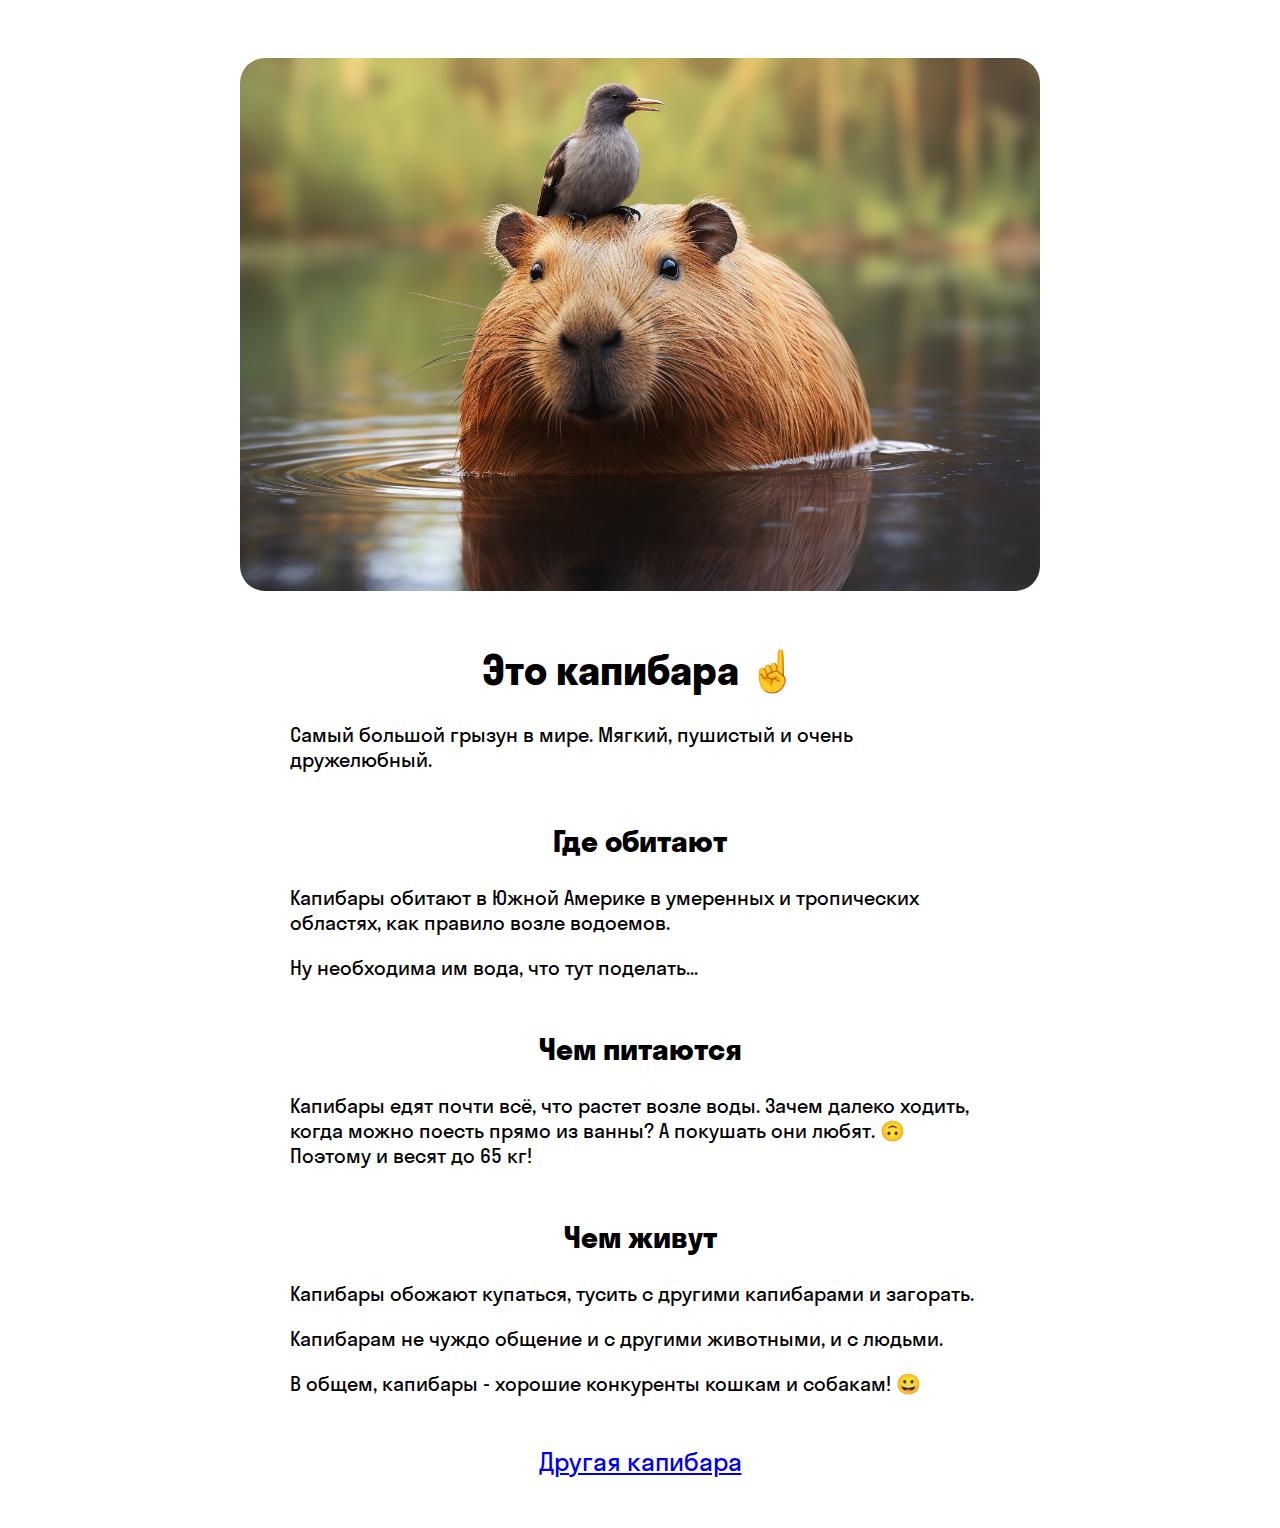
<file: index.html>
<!DOCTYPE html>
<html lang="ru">

<head>
    <meta charset="UTF-8">
    <meta http-equiv="X-UA-Compatible" content="IE=edge">
    <meta name="viewport" content="width=device-width, initial-scale=1.0">
    <title>Это Капибара</title>
    <link rel="stylesheet" href="./fonts/fonts.css">
    <style>
        body {
            text-align: center;
            font-family: "StratosSkyeng", sans-serif;
        }
        h1 {
            font-size: 40px;
        }

        h2 {
            font-size: 30px;
        }
        p {
            font-size: 20px;
            margin-top: 15px;
            text-align: left;
        }
        div {
            margin-left: auto;
            margin-right: auto;
            margin-top: 50px;
            width: 700px;
        }
        img {
            margin-top: 50px;
            width: 800px;
            border-radius: 25px;
        }

        a {
            display: block;
            font-size: 25px;
            margin: 50px;
        }
    </style>
</head>

<body>
    <img src="./images/1.png" alt="Капибара">
    <div>
        <h1>Это капибара ☝️</h1>
        <p>Самый большой грызун в мире. Мягкий, пушистый и очень дружелюбный.</p>
    </div>
    <div>
        <h2>Где обитают</h2>
        <p>Капибары обитают в Южной Америке в умеренных и тропических областях, как правило возле водоемов. </p>
        <p>Ну необходима им вода, что тут поделать...</p>
    </div>
    <div>
        <h2>Чем питаются</h2>
        <p>Капибары едят почти всё, что растет возле воды. Зачем далеко ходить, когда можно поесть прямо из ванны? А
            покушать они любят. 🙃 Поэтому и весят до 65 кг!</p>
    </div>
    <div>
        <h2>Чем живут</h2>
        <p>Капибары обожают купаться, тусить с другими капибарами и загорать.</p>
        <p>Капибарам не чуждо общение и с другими животными, и с людьми.</p>
        <p>В общем, капибары - хорошие конкуренты кошкам и собакам! 😀</p>
    </div>
    <a href="./kapibara1.html">Другая капибара</a>
</body>

</html>
</file>
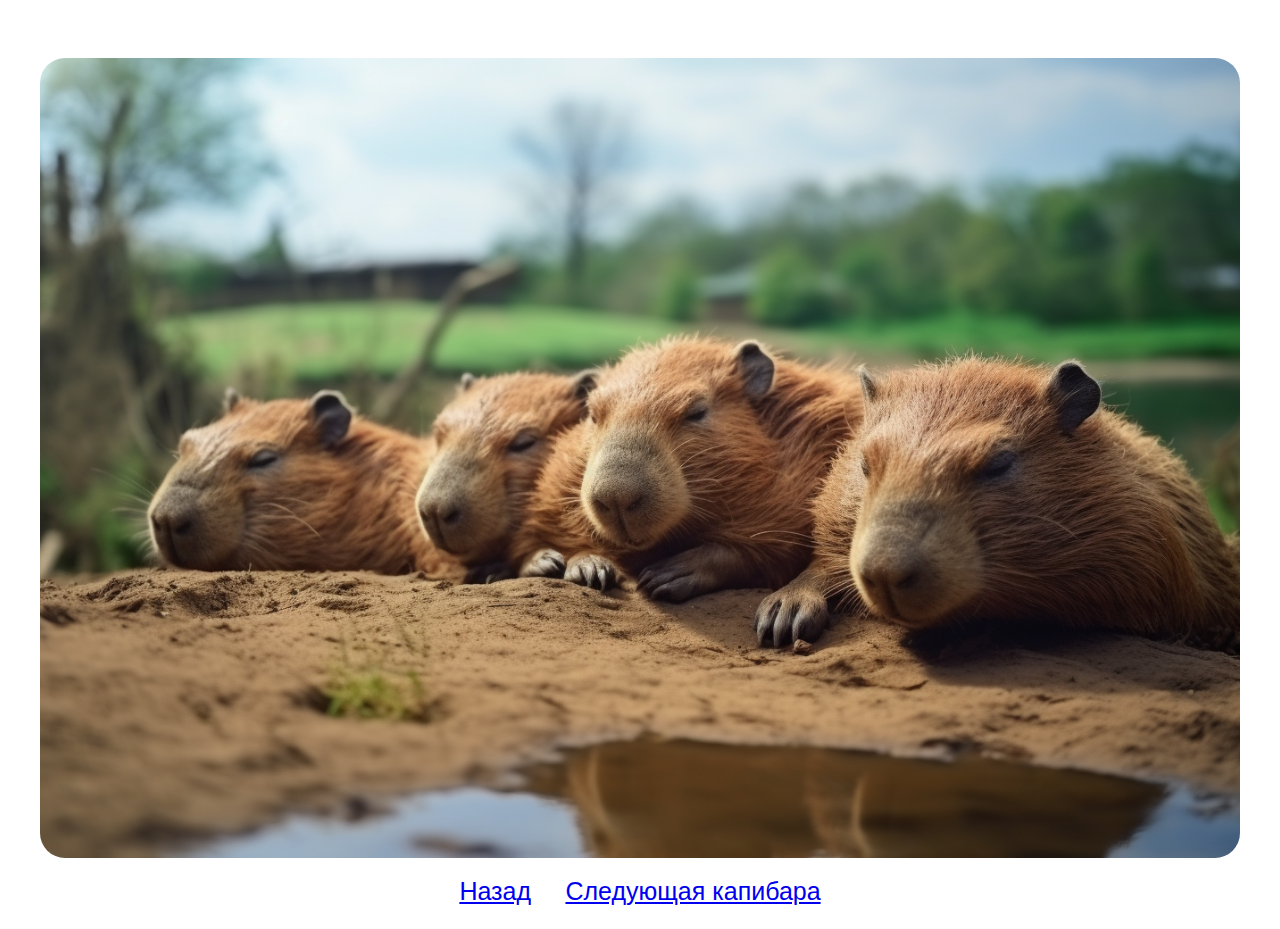
<file: kapibara1.html>
<!DOCTYPE html>
<html lang="ru">

<head>
    <meta charset="UTF-8">
    <meta http-equiv="X-UA-Compatible" content="IE=edge">
    <meta name="viewport" content="width=device-width, initial-scale=1.0">
    <title>Другая капибара</title>
    <style>

        body {
            text-align: center;
            font-family: "StratosSkyeng", sans-serif;
        }

        img {
            margin-top: 50px;
            width: 1200px;
            border-radius: 25px;
        }

        div {
            text-align: center;
        }

        a {
            display: inline-block;
            font-size: 25px;
            margin: 15px;
        }

    </style>
</head>

<body>
    <img src="./images/2.png" alt="Капибара">
    <div>
        <a href="./index.html">Назад</a>
        <a href="./kapibara2.html">Следующая капибара</a>
    </div>
</body>

</html>
</file>
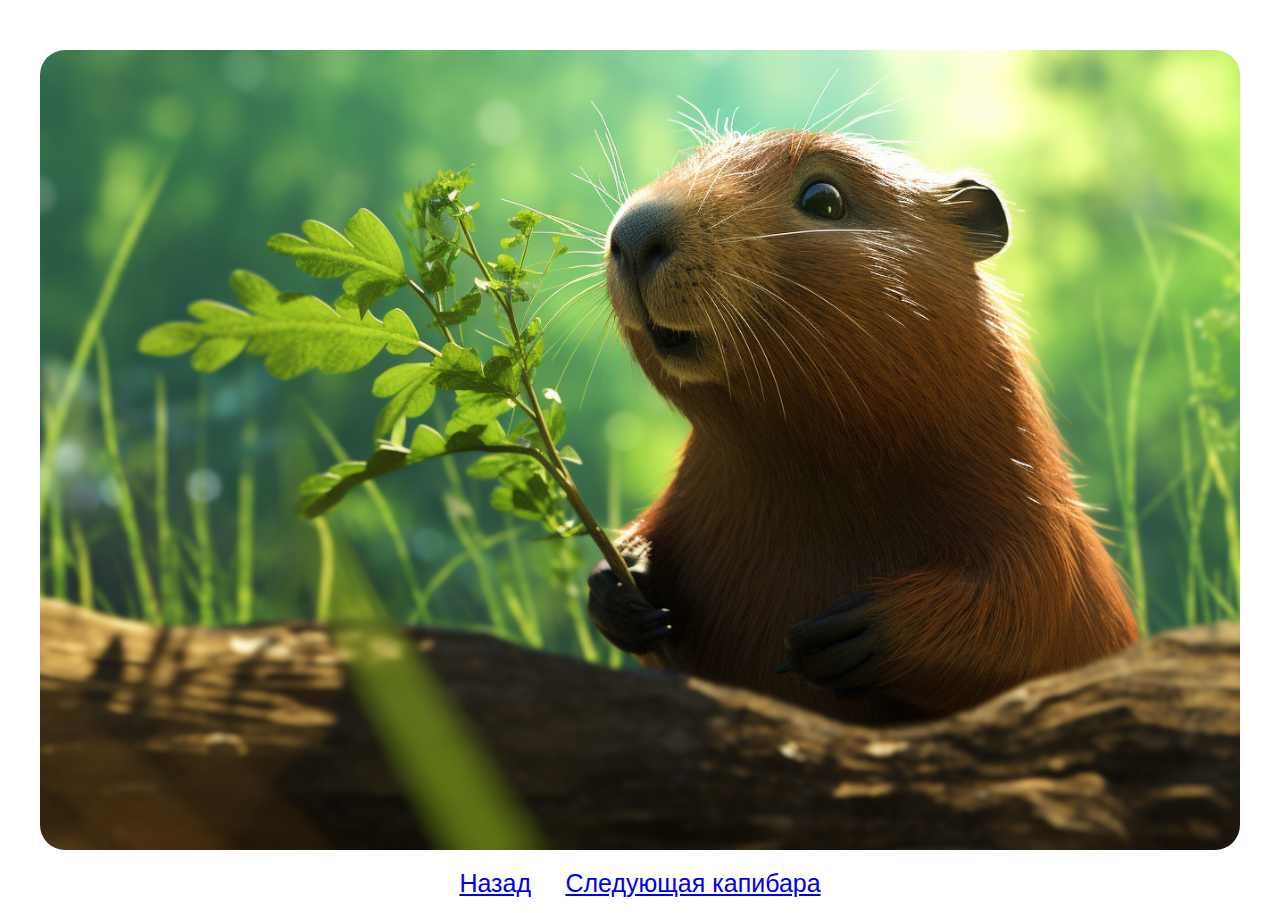
<file: kapibara2.html>
<!DOCTYPE html>
<html lang="ru">

<head>
    <meta charset="UTF-8">
    <meta http-equiv="X-UA-Compatible" content="IE=edge">
    <meta name="viewport" content="width=device-width, initial-scale=1.0">
    <title>Другая капибара</title>
    <style>
        * {
            margin: 0;
            padding: 0;
            box-sizing: border-box;
            font-family: "StratosSkyeng", sans-serif;
        }

        body {
            text-align: center;
        }

        img {
            margin-top: 50px;
            width: 1200px;
            border-radius: 25px;
        }

        div {
            text-align: center;
        }

        a {
            display: inline-block;
            font-size: 25px;
            margin: 15px;
        }

    </style>
</head>

<body>
    <img src="./images/3.png" alt="Капибара">
    <div>
        <a href="./kapibara1.html">Назад</a>
        <a href="./kapibara3.html">Следующая капибара</a>
    </div>
</body>

</html>
</file>
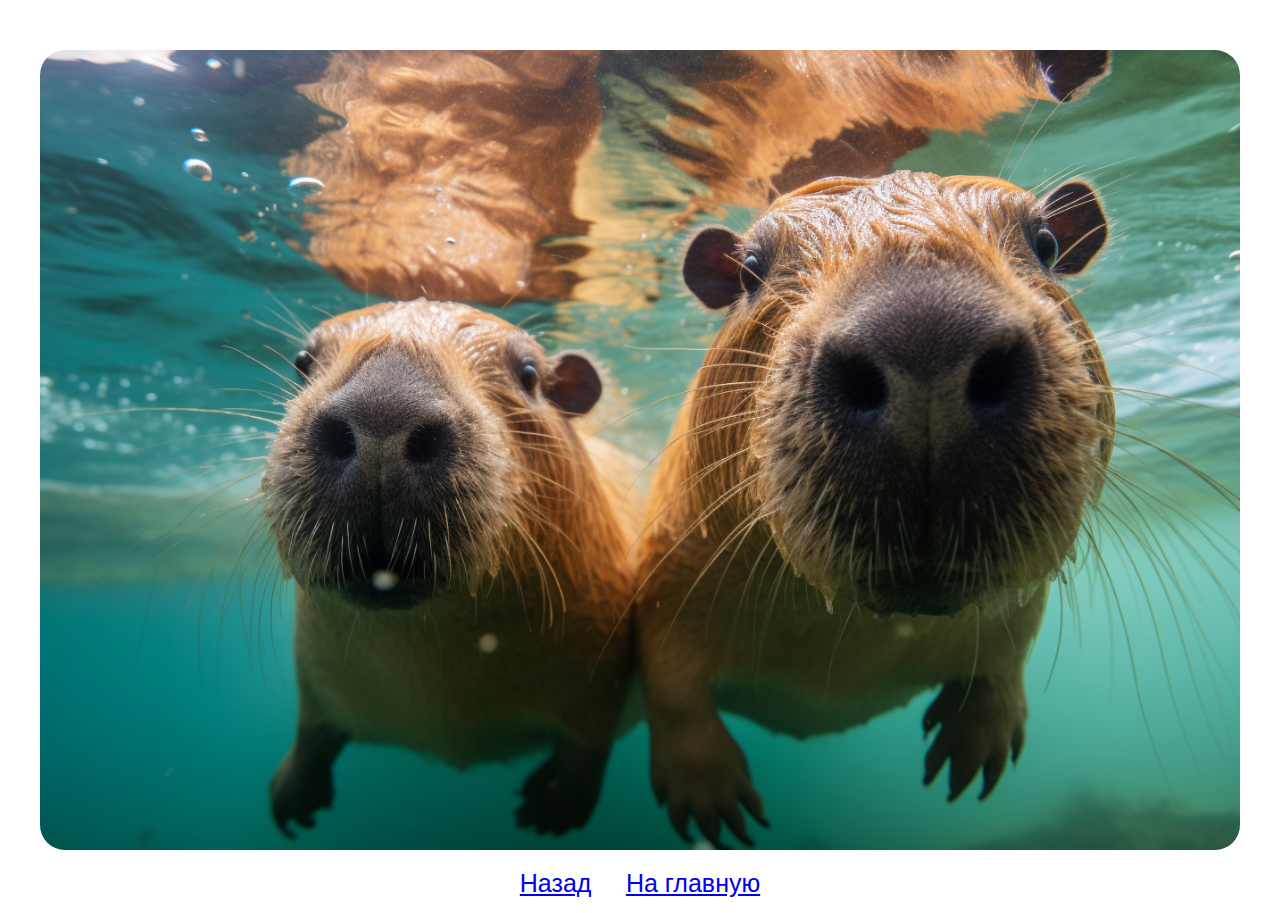
<file: kapibara3.html>
<!DOCTYPE html>
<html lang="ru">

<head>
    <meta charset="UTF-8">
    <meta http-equiv="X-UA-Compatible" content="IE=edge">
    <meta name="viewport" content="width=device-width, initial-scale=1.0">
    <title>Другая капибара</title>
    <style>
        * {
            margin: 0;
            padding: 0;
            box-sizing: border-box;
        }

        body {
            text-align: center;
            font-family: "StratosSkyeng", sans-serif;
        }

        img {
            margin-top: 50px;
            width: 1200px;
            border-radius: 25px;
        }

        div {
            text-align: center;
        }

        a {
            display: inline-block;
            font-size: 25px;
            margin: 15px;
        }

    </style>
</head>

<body>
    <img src="./images/4.png" alt="Капибара">
    <div>
        <a href="./kapibara2.html">Назад</a>
        <a href="./index.html">На главную</a>
    </div>
</body>

</html>
</file>
<file: fonts/fonts.css>
@font-face {
    font-family: 'StratosSkyeng';
    src: url('stratosskyengweb-regular.woff');
    src: url('stratosskyengweb-regular.woff2');
    font-weight: 400;
    font-style: normal;
}

@font-face {
    font-family: 'StratosSkyeng';
    src: url('stratosskyengweb-medium.woff');
    src: url('stratosskyengweb-medium.woff2');
    font-weight: 500;
}

@font-face {
    font-family: 'StratosSkyeng';
    src: url('stratosskyengweb-bold.woff');
    src: url('stratosskyengweb-bold.woff2');
    font-weight: 700;
    font-style: normal;
}
</file>
